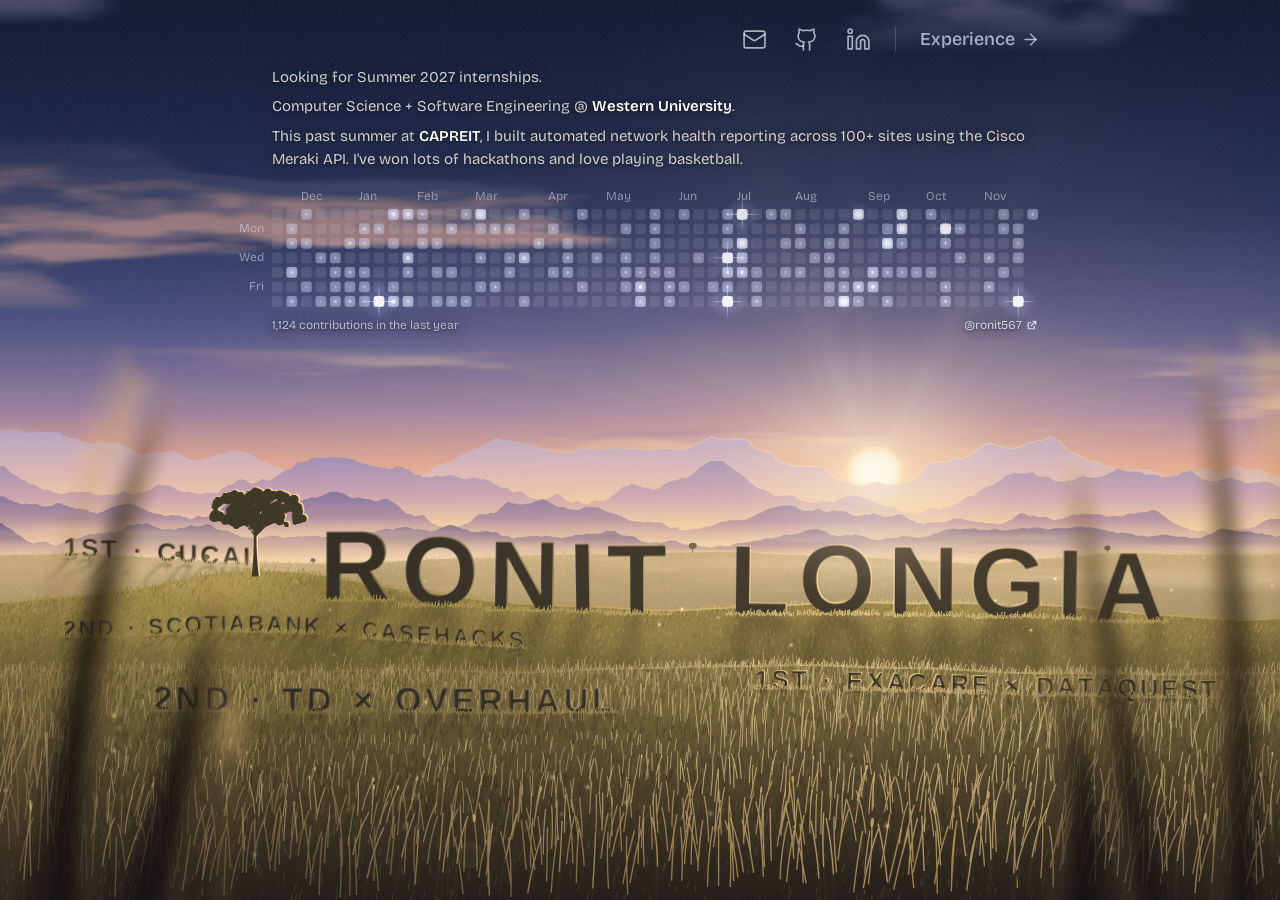
<file: Desktop/personal/index.html>
<!doctype html>
<html lang="en">
  <head>
    <meta charset="utf-8" />
    <meta name="viewport" content="width=device-width, initial-scale=1, viewport-fit=cover" />
    <meta name="theme-color" content="#141d38" />
    <title>Ronit Longia</title>
    <link rel="icon" type="image/png" href="favicon.png" />
    <link rel="apple-touch-icon" href="favicon.png" />
    <link rel="preconnect" href="https://fonts.googleapis.com" />
    <link rel="preconnect" href="https://fonts.gstatic.com" crossorigin />
    <link rel="stylesheet" href="https://fonts.googleapis.com/css2?family=Bricolage+Grotesque:opsz,wght@12..96,400..600&display=swap" />
    <link rel="stylesheet" href="styles.css" />
    <!-- fetched ahead, so the work page is ready the moment the trip up ends -->
    <link rel="prefetch" href="experience.html" />
    <link rel="prefetch" href="picture.webp" as="image" />
    <script>
      // arriving from the work page: start up in space, then come down (script at the end of the page)
      try {
        if (sessionStorage.getItem("descend")) {
          sessionStorage.removeItem("descend");
          document.documentElement.classList.add("in-space", "no-fade");
        }
      } catch {}
    </script>
  </head>
  <body>
    <canvas class="scene" id="scene" aria-hidden="true"></canvas>
    <div class="scene-shade" aria-hidden="true"></div>
    <!-- the sky above the scene, up into space: only seen on the way to the work page -->
    <div class="ascent" id="ascent" aria-hidden="true"><canvas class="stars"></canvas></div>

    <!-- Icons from Lucide (lucide.dev), ISC license -->
    <header class="top column">
      <nav class="links" aria-label="Links">
        <a class="icon-link" href="mailto:ronlongia@gmail.com" aria-label="Email">
          <svg viewBox="0 0 24 24" aria-hidden="true">
            <rect width="20" height="16" x="2" y="4" rx="2" />
            <path d="m22 7-8.97 5.7a1.94 1.94 0 0 1-2.06 0L2 7" />
          </svg>
        </a>
        <a class="icon-link" href="https://github.com/ronit567" target="_blank" rel="noopener" aria-label="GitHub">
          <svg viewBox="0 0 24 24" aria-hidden="true">
            <path
              d="M15 22v-4a4.8 4.8 0 0 0-1-3.5c3 0 6-2 6-5.5.08-1.25-.27-2.48-1-3.5.28-1.15.28-2.35 0-3.5 0 0-1 0-3 1.5-2.64-.5-5.36-.5-8 0C6 2 5 2 5 2c-.3 1.15-.3 2.35 0 3.5A5.403 5.403 0 0 0 4 9c0 3.5 3 5.5 6 5.5-.39.49-.68 1.05-.85 1.65-.17.6-.22 1.23-.15 1.85v4"
            />
            <path d="M9 18c-4.51 2-5-2-7-2" />
          </svg>
        </a>
        <a class="icon-link" href="https://www.linkedin.com/in/ronit-longia/" target="_blank" rel="noopener" aria-label="LinkedIn">
          <svg viewBox="0 0 24 24" aria-hidden="true">
            <path d="M16 8a6 6 0 0 1 6 6v7h-4v-7a2 2 0 0 0-2-2 2 2 0 0 0-2 2v7h-4v-7a6 6 0 0 1 6-6z" />
            <rect width="4" height="12" x="2" y="9" />
            <circle cx="4" cy="4" r="2" />
          </svg>
        </a>
        <span class="divider" aria-hidden="true"></span>
        <a class="page-link" href="experience.html">
          Experience
          <svg class="forward" viewBox="0 0 24 24" aria-hidden="true">
            <path d="M5 12h14" />
            <path d="m12 5 7 7-7 7" />
          </svg>
        </a>
      </nav>
    </header>

    <h1 class="visually-hidden">Ronit Longia</h1>
    <!-- the award signs on the hill, for screen readers and search engines -->
    <ul class="visually-hidden">
      <li>1st place, CUCAI 2026</li>
      <li>2nd place, Scotiabank x Laurier CaseHacks 2026</li>
      <li>1st place, Exacare AI x Western DataQuest 2026</li>
      <li>2nd place, TD x Western Overhaul 2025</li>
    </ul>

    <!-- The contribution chart is drawn just below this, wherever it ends -->
    <section class="intro column" id="intro">
      <p>Looking for Summer 2027 internships.</p>
      <p>Computer Science + Software Engineering @ <strong>Western University</strong>.</p>
      <p>
        This past summer at <strong>CAPREIT</strong>, I built automated network health reporting across 100+ sites
        using the Cisco Meraki API. I've won lots of hackathons and love playing basketball.
      </p>
    </section>

    <div class="contributions" id="contributions" hidden>
      <span id="contributions-total"></span>
      <a href="https://github.com/ronit567" target="_blank" rel="noopener">
        @ronit567
        <svg width="12" height="12" viewBox="0 0 16 16" fill="none" stroke="currentColor" stroke-width="1.6"
          stroke-linecap="round" stroke-linejoin="round" aria-hidden="true">
          <path d="M9 3h4v4M13 3 7 9M11 9.5V13H3V5h3.5" />
        </svg>
      </a>
    </div>

    <script src="contributions.js"></script>
    <script src="scene.js"></script>
    <script src="stars.js"></script>
    <script>
      const contributions = window.CONTRIBUTIONS;
      const chartFooter = document.getElementById("contributions");
      if (contributions) {
        const total = contributions.total;
        document.getElementById("contributions-total").textContent =
          `${total.toLocaleString("en-US")} contribution${total === 1 ? "" : "s"} in the last year`;
      }
      const scene = startScene(document.getElementById("scene"), {
        contributions,
        sign: "RONIT LONGIA",
        // scattered: far behind the name, then three depths of the near field
        awards: [
          { text: "1ST · CUCAI", x: 0.07, row: 0 },
          { text: "2ND · TD × OVERHAUL", x: 0.3, row: 1 },
          { text: "1ST · EXACARE × DATAQUEST", x: 0.78, row: 2 },
          { text: "2ND · SCOTIABANK × CASEHACKS", x: 0.18, row: 4 },
        ],
        // the chart starts a little below the bio. Layout offsets, not getBoundingClientRect: during
        // the trip to and from the work page the whole body is moved, and the chart must not follow.
        chartTop: () => {
          const intro = document.getElementById("intro");
          return intro.offsetTop + intro.offsetHeight + 22;
        },
        // keep the total and the GitHub link lined up under the chart
        onLayout(chart) {
          chartFooter.hidden = !chart;
          if (chart) {
            chartFooter.style.left = `${chart.x}px`;
            chartFooter.style.top = `${chart.y + chart.height + 10}px`;
            chartFooter.style.width = `${chart.width}px`;
          }
                },
      });
      // the bio can rewrap once its web font arrives, so let the chart follow it
      document.fonts.ready.then(() => scene.relayout());
    </script>

    <script>
      // Work: the camera climbs out of the sky, through high cloud, into space (styles.css,
      // "The trip to the work page"), and the work page opens on the same stars. Home on the
      // work page (or Back) lands here still up in space, and the camera comes back down.
      (() => {
        const root = document.documentElement;
        const ascent = document.getElementById("ascent");
        const sky = ascent.querySelector(".stars");
        new ResizeObserver(() => starfield(sky, 1.5)).observe(sky);

        // made the same way as the scene's clouds, in the colours of the upper sky
        for (const [name, seed] of [["low", 1171], ["high", 1187]]) {
          const cloud = startScene.cloudStrip({
            width: 1280, height: 128, period: 6, rows: 2.4, cover: 0.5, soft: 0.14, alpha: 0.6,
            shade: "#2b3359", lit: "#a9a3c9", seed,
          });
          cloud.className = `ascent-cloud ${name}`;
          ascent.append(cloud);
        }

        // not by its href: hosts with pretty URLs rewrite that (experience.html becomes /experience)
        const link = document.querySelector(".links .page-link");
        let timer = 0;
        const go = () => {
          if (!timer) return;
          clearTimeout(timer);
          timer = 0;
          location.href = link.href;
        };
        link.addEventListener("click", (e) => {
          // new-tab clicks and reduced motion just follow the link
          if (e.metaKey || e.ctrlKey || e.shiftKey || e.altKey) return;
          if (window.matchMedia("(prefers-reduced-motion: reduce)").matches) return;
          e.preventDefault();
          if (timer) return;
          root.classList.add("travelling", "in-space");
          timer = setTimeout(go, 2000); // in case the transition never reports back
        });

        // back on the ground: done travelling, unless a new climb has started meanwhile
        const land = () => root.classList.contains("in-space") || root.classList.remove("travelling");
        const descend = () => {
          root.classList.add("travelling");
          root.classList.remove("in-space");
          setTimeout(land, 1800); // in case the transition never reports back
        };
        // the clouds' transitions bubble up here too, so check it's the page's own
        document.body.addEventListener("transitionend", (e) => {
          if (e.target !== document.body) return;
          if (root.classList.contains("in-space")) go();
          else land();
        });
        // from the work page's Home link: one frame up in space first, so the move has a start
        if (root.classList.contains("in-space")) requestAnimationFrame(() => requestAnimationFrame(descend));
        // Back can restore this page as it was left, up in space
        window.addEventListener("pageshow", (e) => {
          if (!e.persisted) return;
          clearTimeout(timer);
          timer = 0;
          descend();
        });
      })();
    </script>
  </body>
</html>
</file>
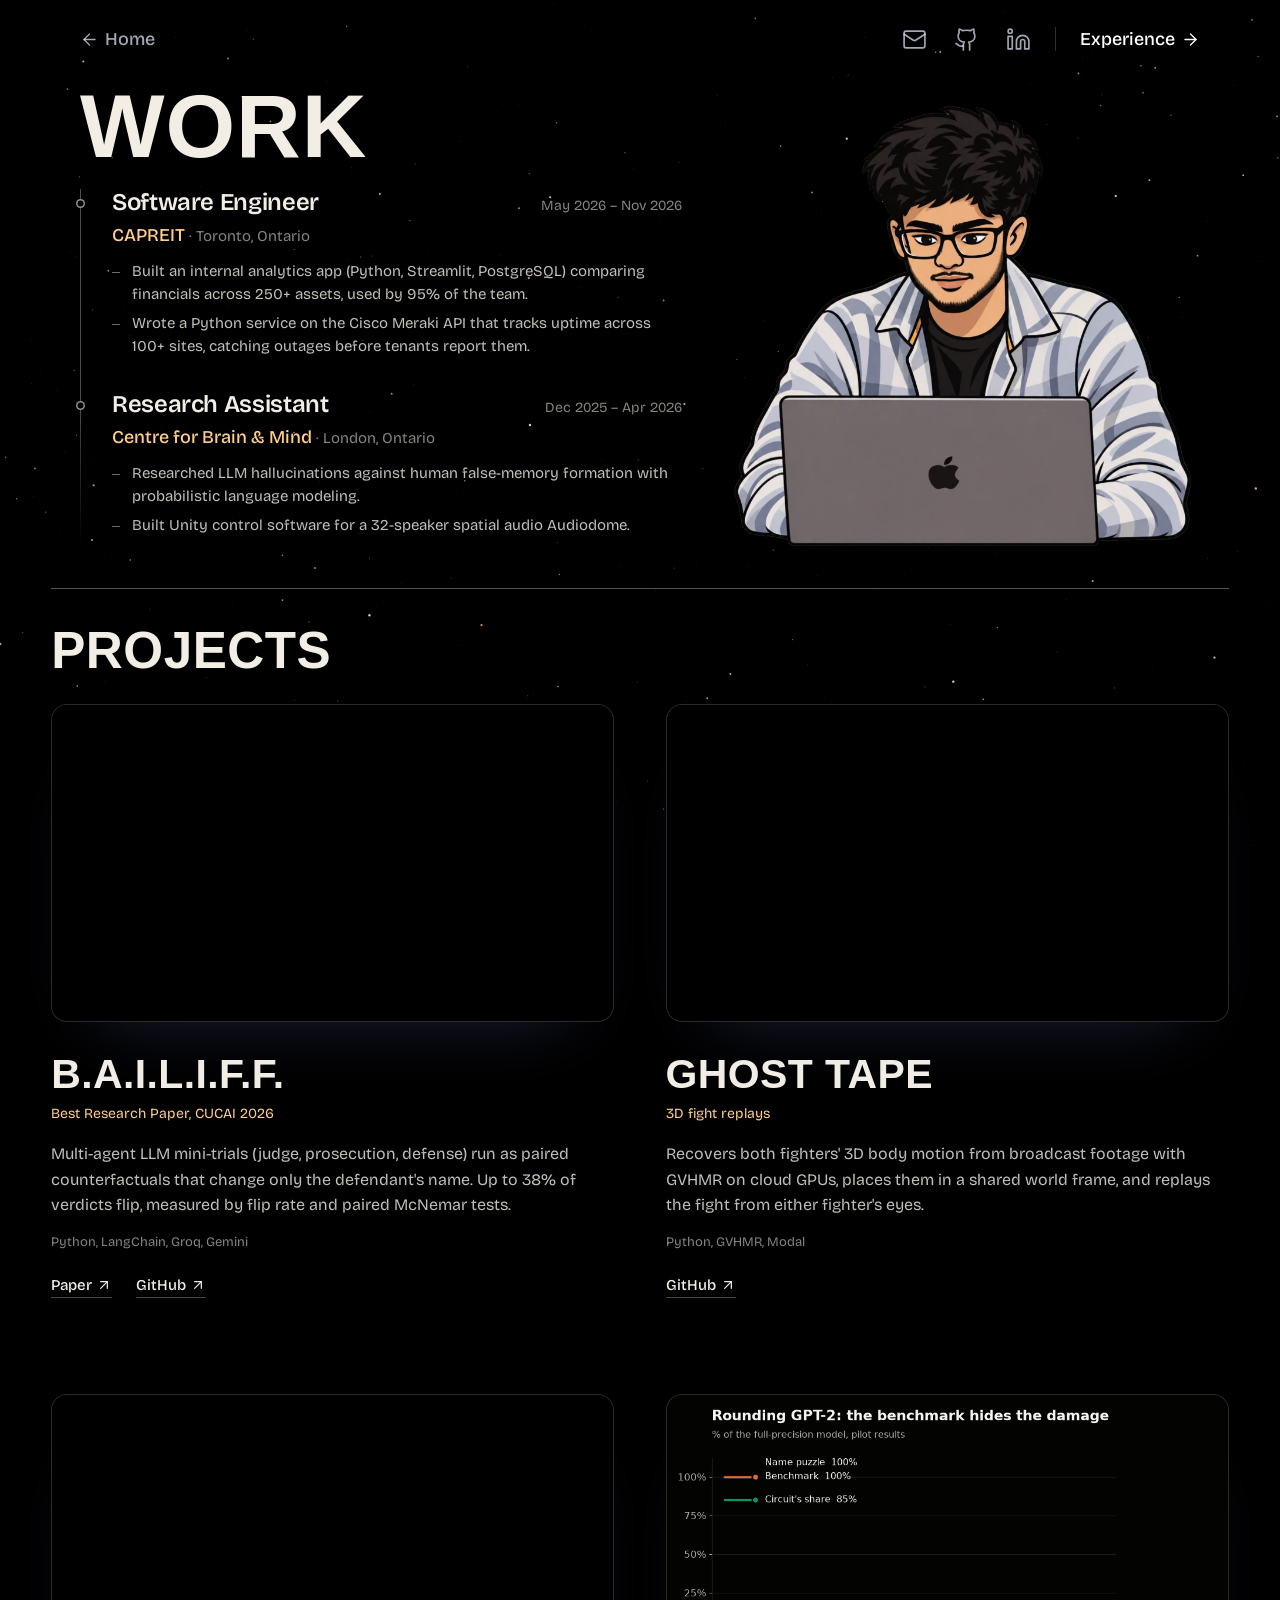
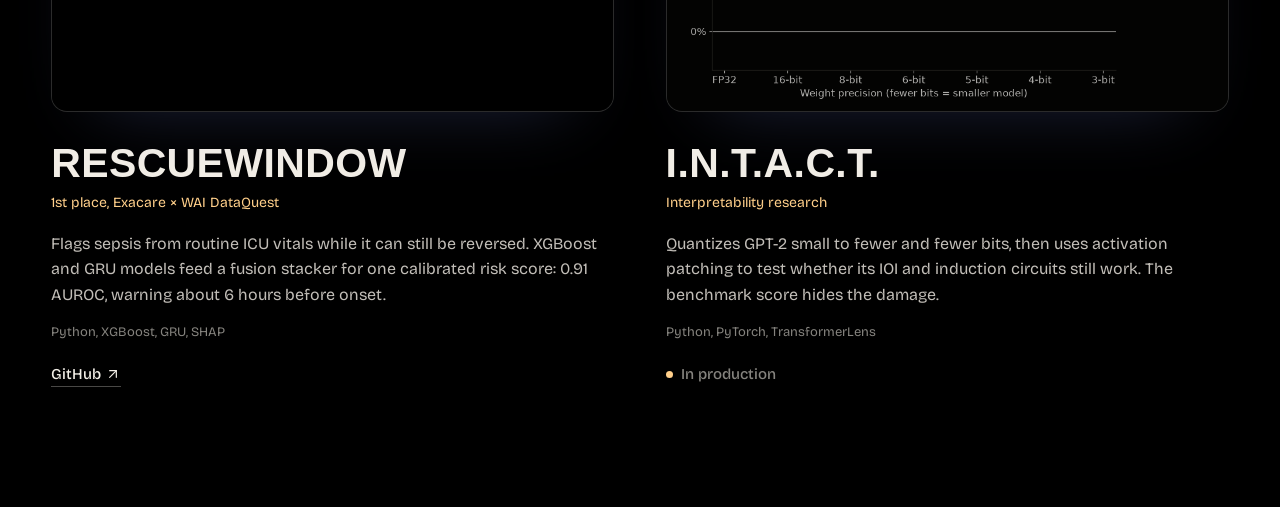
<file: Desktop/personal/experience.html>
<!doctype html>
<html lang="en" class="plain">
  <head>
    <meta charset="utf-8" />
    <meta name="viewport" content="width=device-width, initial-scale=1, viewport-fit=cover" />
    <meta name="theme-color" content="#000000" />
    <title>Experience | Ronit Longia</title>
    <link rel="icon" type="image/png" href="favicon.png" />
    <link rel="apple-touch-icon" href="favicon.png" />
    <link rel="preconnect" href="https://fonts.googleapis.com" />
    <link rel="preconnect" href="https://fonts.gstatic.com" crossorigin />
    <link rel="stylesheet" href="https://fonts.googleapis.com/css2?family=Bricolage+Grotesque:opsz,wght@12..96,400..600&display=swap" />
    <link rel="stylesheet" href="styles.css" />
  </head>
  <body>
    <!-- space: the same stars the trip up from the home page ends on -->
    <canvas class="stars" id="stars" aria-hidden="true"></canvas>
    <script src="stars.js"></script>
    <script>
      new ResizeObserver(([entry]) => starfield(entry.target)).observe(document.getElementById("stars"));
    </script>

    <!-- Icons from Lucide (lucide.dev), ISC license -->
    <header class="top column">
      <a class="page-link back-link" href="index.html">
        <svg class="back" viewBox="0 0 24 24" aria-hidden="true">
          <path d="m12 19-7-7 7-7" />
          <path d="M19 12H5" />
        </svg>
        Home
      </a>
      <nav class="links" aria-label="Links">
        <a class="icon-link" href="mailto:ronlongia@gmail.com" aria-label="Email">
          <svg viewBox="0 0 24 24" aria-hidden="true">
            <rect width="20" height="16" x="2" y="4" rx="2" />
            <path d="m22 7-8.97 5.7a1.94 1.94 0 0 1-2.06 0L2 7" />
          </svg>
        </a>
        <a class="icon-link" href="https://github.com/ronit567" target="_blank" rel="noopener" aria-label="GitHub">
          <svg viewBox="0 0 24 24" aria-hidden="true">
            <path
              d="M15 22v-4a4.8 4.8 0 0 0-1-3.5c3 0 6-2 6-5.5.08-1.25-.27-2.48-1-3.5.28-1.15.28-2.35 0-3.5 0 0-1 0-3 1.5-2.64-.5-5.36-.5-8 0C6 2 5 2 5 2c-.3 1.15-.3 2.35 0 3.5A5.403 5.403 0 0 0 4 9c0 3.5 3 5.5 6 5.5-.39.49-.68 1.05-.85 1.65-.17.6-.22 1.23-.15 1.85v4"
            />
            <path d="M9 18c-4.51 2-5-2-7-2" />
          </svg>
        </a>
        <a class="icon-link" href="https://www.linkedin.com/in/ronit-longia/" target="_blank" rel="noopener" aria-label="LinkedIn">
          <svg viewBox="0 0 24 24" aria-hidden="true">
            <path d="M16 8a6 6 0 0 1 6 6v7h-4v-7a2 2 0 0 0-2-2 2 2 0 0 0-2 2v7h-4v-7a6 6 0 0 1 6-6z" />
            <rect width="4" height="12" x="2" y="9" />
            <circle cx="4" cy="4" r="2" />
          </svg>
        </a>
        <span class="divider" aria-hidden="true"></span>
        <a class="page-link" href="experience.html" aria-current="page">
          Experience
          <svg class="forward" viewBox="0 0 24 24" aria-hidden="true">
            <path d="M5 12h14" />
            <path d="m12 5 7 7-7 7" />
          </svg>
        </a>
      </nav>
    </header>

    <main class="page column exp">
      <div class="exp-main">
        <h1 class="display display-sm">Work</h1>

        <!-- newest first -->
        <ol class="timeline">
          <li class="role">
            <div class="role-head">
              <h2>Software Engineer</h2>
              <p class="role-when">May 2026 – Nov 2026</p>
            </div>
            <p class="role-org"><strong>CAPREIT</strong> · Toronto, Ontario</p>
            <ul class="role-what">
              <li>Built an internal analytics app (Python, Streamlit, PostgreSQL) comparing financials across 250+ assets, used by 95% of the team.</li>
              <li>Wrote a Python service on the Cisco Meraki API that tracks uptime across 100+ sites, catching outages before tenants report them.</li>
            </ul>
          </li>
          <li class="role">
            <div class="role-head">
              <h2>Research Assistant</h2>
              <p class="role-when">Dec 2025 – Apr 2026</p>
            </div>
            <p class="role-org"><strong>Centre for Brain &amp; Mind</strong> · London, Ontario</p>
            <ul class="role-what">
              <li>Researched LLM hallucinations against human false-memory formation with probabilistic language modeling.</li>
              <li>Built Unity control software for a 32-speaker spatial audio Audiodome.</li>
            </ul>
          </li>
        </ol>
      </div>

      <!-- the cartoon; moving the pointer over it paints a stroke that shows the real photo -->
      <div class="portrait" id="portrait" tabindex="0">
        <img src="picture.webp" alt="Cartoon of Ronit working on a laptop" />
        <canvas aria-hidden="true"></canvas>
      </div>

    </main>

    <!-- Clicking a clip opens the project's repo: a mouse-only duplicate of the GitHub link in the
         text, so it's kept out of the tab order and hidden from screen readers. -->
    <!-- four projects in two columns. Each has a small animated diagram of what it does, covered
         by a clip of the real thing where one exists. -->
    <section class="page projects-wrap" aria-labelledby="projects-title">
      <div class="projects-head">
        <h2 class="section-title" id="projects-title">Projects</h2>
      </div>
      <ul class="projects">
        <li class="project">
          <div class="project-text">
            <h3>B.A.I.L.I.F.F.</h3>
            <p class="project-note">Best Research Paper, CUCAI 2026</p>
            <p class="project-what">
              Multi-agent LLM mini-trials (judge, prosecution, defense) run as paired counterfactuals that change
              only the defendant's name. Up to 38% of verdicts flip, measured by flip rate and paired McNemar tests.
            </p>
            <p class="project-stack">Python, LangChain, Groq, Gemini</p>
            <p class="project-links">
              <a href="https://drive.google.com/file/d/1ykQfEl151U6b6EBgrmngTB0yJsYBm-n-/view" target="_blank" rel="noopener">Paper <svg viewBox="0 0 24 24" aria-hidden="true"><path d="M7 7h10v10" /><path d="M7 17 17 7" /></svg></a>
              <a href="https://github.com/Western-Artificial-Intelligence/ai-law-agents" target="_blank" rel="noopener">GitHub <svg viewBox="0 0 24 24" aria-hidden="true"><path d="M7 7h10v10" /><path d="M7 17 17 7" /></svg></a>
            </p>
          </div>
          <a class="project-visual" href="https://github.com/Western-Artificial-Intelligence/ai-law-agents" target="_blank" rel="noopener" tabindex="-1" aria-hidden="true">
            <svg class="project-art art-bailiff" viewBox="0 0 320 180">
              <g class="verdicts">
                <rect x="20" y="22" width="16" height="16" rx="3" />
                <rect x="41" y="22" width="16" height="16" rx="3" />
                <rect x="62" y="22" width="16" height="16" rx="3" />
                <rect class="flip" style="--d:0.08s" x="83" y="22" width="16" height="16" rx="3" />
                <rect class="flip" style="--d:0.35s" x="104" y="22" width="16" height="16" rx="3" />
                <rect x="125" y="22" width="16" height="16" rx="3" />
                <rect class="flip" style="--d:0.89s" x="146" y="22" width="16" height="16" rx="3" />
                <rect class="flip" style="--d:0.21s" x="167" y="22" width="16" height="16" rx="3" />
                <rect class="flip" style="--d:0.67s" x="188" y="22" width="16" height="16" rx="3" />
                <rect class="flip" style="--d:0.87s" x="209" y="22" width="16" height="16" rx="3" />
                <rect x="230" y="22" width="16" height="16" rx="3" />
                <rect class="flip" style="--d:0.91s" x="251" y="22" width="16" height="16" rx="3" />
                <rect class="flip" style="--d:0.90s" x="272" y="22" width="16" height="16" rx="3" />
                <rect x="293" y="22" width="16" height="16" rx="3" />
                <rect class="flip" style="--d:1.09s" x="20" y="43" width="16" height="16" rx="3" />
                <rect x="41" y="43" width="16" height="16" rx="3" />
                <rect x="62" y="43" width="16" height="16" rx="3" />
                <rect x="83" y="43" width="16" height="16" rx="3" />
                <rect x="104" y="43" width="16" height="16" rx="3" />
                <rect class="flip" style="--d:0.16s" x="125" y="43" width="16" height="16" rx="3" />
                <rect x="146" y="43" width="16" height="16" rx="3" />
                <rect x="167" y="43" width="16" height="16" rx="3" />
                <rect x="188" y="43" width="16" height="16" rx="3" />
                <rect x="209" y="43" width="16" height="16" rx="3" />
                <rect x="230" y="43" width="16" height="16" rx="3" />
                <rect class="flip" style="--d:0.91s" x="251" y="43" width="16" height="16" rx="3" />
                <rect x="272" y="43" width="16" height="16" rx="3" />
                <rect class="flip" style="--d:0.30s" x="293" y="43" width="16" height="16" rx="3" />
                <rect x="20" y="64" width="16" height="16" rx="3" />
                <rect x="41" y="64" width="16" height="16" rx="3" />
                <rect class="flip" style="--d:0.16s" x="62" y="64" width="16" height="16" rx="3" />
                <rect x="83" y="64" width="16" height="16" rx="3" />
                <rect x="104" y="64" width="16" height="16" rx="3" />
                <rect x="125" y="64" width="16" height="16" rx="3" />
                <rect x="146" y="64" width="16" height="16" rx="3" />
                <rect x="167" y="64" width="16" height="16" rx="3" />
                <rect class="flip" style="--d:1.14s" x="188" y="64" width="16" height="16" rx="3" />
                <rect class="flip" style="--d:0.90s" x="209" y="64" width="16" height="16" rx="3" />
                <rect x="230" y="64" width="16" height="16" rx="3" />
                <rect x="251" y="64" width="16" height="16" rx="3" />
                <rect class="flip" style="--d:0.99s" x="272" y="64" width="16" height="16" rx="3" />
                <rect class="flip" style="--d:0.79s" x="293" y="64" width="16" height="16" rx="3" />
                <rect x="20" y="85" width="16" height="16" rx="3" />
                <rect x="41" y="85" width="16" height="16" rx="3" />
                <rect x="62" y="85" width="16" height="16" rx="3" />
                <rect x="83" y="85" width="16" height="16" rx="3" />
                <rect class="flip" style="--d:0.85s" x="104" y="85" width="16" height="16" rx="3" />
                <rect x="125" y="85" width="16" height="16" rx="3" />
                <rect x="146" y="85" width="16" height="16" rx="3" />
                <rect x="167" y="85" width="16" height="16" rx="3" />
                <rect class="flip" style="--d:1.24s" x="188" y="85" width="16" height="16" rx="3" />
                <rect x="209" y="85" width="16" height="16" rx="3" />
                <rect class="flip" style="--d:0.74s" x="230" y="85" width="16" height="16" rx="3" />
                <rect class="flip" style="--d:1.48s" x="251" y="85" width="16" height="16" rx="3" />
                <rect class="flip" style="--d:0.58s" x="272" y="85" width="16" height="16" rx="3" />
                <rect class="flip" style="--d:0.40s" x="293" y="85" width="16" height="16" rx="3" />
                <rect class="flip" style="--d:0.29s" x="20" y="106" width="16" height="16" rx="3" />
                <rect x="41" y="106" width="16" height="16" rx="3" />
                <rect class="flip" style="--d:1.25s" x="62" y="106" width="16" height="16" rx="3" />
                <rect x="83" y="106" width="16" height="16" rx="3" />
                <rect x="104" y="106" width="16" height="16" rx="3" />
                <rect class="flip" style="--d:0.13s" x="125" y="106" width="16" height="16" rx="3" />
                <rect x="146" y="106" width="16" height="16" rx="3" />
                <rect class="flip" style="--d:0.48s" x="167" y="106" width="16" height="16" rx="3" />
                <rect class="flip" style="--d:0.79s" x="188" y="106" width="16" height="16" rx="3" />
                <rect x="209" y="106" width="16" height="16" rx="3" />
                <rect x="230" y="106" width="16" height="16" rx="3" />
                <rect x="251" y="106" width="16" height="16" rx="3" />
                <rect class="flip" style="--d:0.55s" x="272" y="106" width="16" height="16" rx="3" />
                <rect x="293" y="106" width="16" height="16" rx="3" />
                <rect class="flip" style="--d:0.72s" x="20" y="127" width="16" height="16" rx="3" />
                <rect x="41" y="127" width="16" height="16" rx="3" />
                <rect x="62" y="127" width="16" height="16" rx="3" />
                <rect x="83" y="127" width="16" height="16" rx="3" />
                <rect class="flip" style="--d:0.97s" x="104" y="127" width="16" height="16" rx="3" />
                <rect class="flip" style="--d:0.12s" x="125" y="127" width="16" height="16" rx="3" />
                <rect x="146" y="127" width="16" height="16" rx="3" />
                <rect x="167" y="127" width="16" height="16" rx="3" />
                <rect x="188" y="127" width="16" height="16" rx="3" />
                <rect x="209" y="127" width="16" height="16" rx="3" />
                <rect x="230" y="127" width="16" height="16" rx="3" />
                <rect x="251" y="127" width="16" height="16" rx="3" />
                <rect x="272" y="127" width="16" height="16" rx="3" />
                <rect x="293" y="127" width="16" height="16" rx="3" />
              </g>
              <text x="20" y="166">same case, new name</text>
              <text class="flip-count" x="300" y="166" text-anchor="end">verdict flipped</text>
            </svg>
            <video class="project-media" src="bailiff-verdict-flips.mp4" muted loop playsinline preload="none"></video>
          </a>
        </li>

        <li class="project">
          <div class="project-text">
            <h3>Ghost Tape</h3>
            <p class="project-note">3D fight replays</p>
            <p class="project-what">
              Recovers both fighters' 3D body motion from broadcast footage with GVHMR on cloud GPUs, places them in
              a shared world frame, and replays the fight from either fighter's eyes.
            </p>
            <p class="project-stack">Python, GVHMR, Modal</p>
            <p class="project-links">
              <a href="https://github.com/ronit567/UFC_Siloutte" target="_blank" rel="noopener">GitHub <svg viewBox="0 0 24 24" aria-hidden="true"><path d="M7 7h10v10" /><path d="M7 17 17 7" /></svg></a>
            </p>
          </div>
          <a class="project-visual" href="https://github.com/ronit567/UFC_Siloutte" target="_blank" rel="noopener" tabindex="-1" aria-hidden="true">
            <svg class="project-art art-ghost" viewBox="0 0 320 180">
              <polygon class="cage" points="128,22 192,22 237,67 237,113 192,158 128,158 83,113 83,67" />
              <g class="fighters">
                <circle class="red" cx="186" cy="90" r="11" />
                <circle class="blue" cx="134" cy="90" r="11" />
                <line class="strike" x1="146" y1="90" x2="174" y2="90" />
              </g>
            </svg>
            <video class="project-media" src="ufc.mov" muted loop playsinline preload="none"></video>
          </a>
        </li>

        <li class="project">
          <div class="project-text">
            <h3>RescueWindow</h3>
            <p class="project-note">1st place, Exacare × WAI DataQuest</p>
            <p class="project-what">
              Flags sepsis from routine ICU vitals while it can still be reversed. XGBoost and GRU models feed a
              fusion stacker for one calibrated risk score: 0.91 AUROC, warning about 6 hours before onset.
            </p>
            <p class="project-stack">Python, XGBoost, GRU, SHAP</p>
            <p class="project-links">
              <a href="https://github.com/lblommesteyn/dataquest2026" target="_blank" rel="noopener">GitHub <svg viewBox="0 0 24 24" aria-hidden="true"><path d="M7 7h10v10" /><path d="M7 17 17 7" /></svg></a>
            </p>
          </div>
          <a class="project-visual" href="https://github.com/lblommesteyn/dataquest2026" target="_blank" rel="noopener" tabindex="-1" aria-hidden="true">
            <video class="project-media" src="rescuewindow.mp4" muted loop playsinline preload="none"></video>
          </a>
        </li>

        <li class="project">
          <div class="project-text">
            <h3>I.N.T.A.C.T.</h3>
            <p class="project-note">Interpretability research</p>
            <p class="project-what">
              Quantizes GPT-2 small to fewer and fewer bits, then uses activation patching to test whether its IOI
              and induction circuits still work. The benchmark score hides the damage.
            </p>
            <p class="project-stack">Python, PyTorch, TransformerLens</p>
            <p class="project-links"><span class="status">In production</span></p>
          </div>
          <div class="project-visual" aria-hidden="true">
            <svg class="project-art art-intact" viewBox="0 0 320 180">
              <line class="axis" x1="24" y1="140" x2="300" y2="140" />
              <path class="benchmark" pathLength="1" d="M24 40 L120 40 L170 42 L215 48 L255 90 L296 132" />
              <path class="circuit" pathLength="1" d="M24 62 L120 62 L170 66 L215 60 L255 44 L296 96" />
              <text x="24" y="162">32-bit</text>
              <text x="296" y="162" text-anchor="end">3-bit</text>
              <text class="bits" x="160" y="162" text-anchor="middle">fewer bits →</text>
            </svg>
            <img class="project-media on-white" src="intact_animation.gif" alt="" loading="lazy" />
          </div>
        </li>
      </ul>
    </section>

    <script>
      // Project clips download and play only once they're on (or near) the screen, so the page
      // doesn't fetch every video up front; off screen they pause.
      (() => {
        const seen = new IntersectionObserver(
          (entries) => {
            for (const { target, isIntersecting } of entries) {
              if (isIntersecting) target.play().catch(() => {});
              else target.pause();
            }
          },
          { rootMargin: "200px" }
        );
        for (const video of document.querySelectorAll("video.project-media")) seen.observe(video);
      })();
    </script>

    <script>
      // Project clips lean towards the pointer, with a soft sheen where it is (styles.css reads
      // --rx / --ry / --gx / --gy). Mouse only, and not with reduced motion.
      if (window.matchMedia("(hover: hover) and (prefers-reduced-motion: no-preference)").matches) {
        for (const visual of document.querySelectorAll(".project-visual")) {
          visual.addEventListener("pointermove", (e) => {
            const box = visual.getBoundingClientRect();
            const x = (e.clientX - box.left) / box.width;
            const y = (e.clientY - box.top) / box.height;
            visual.style.setProperty("--ry", `${(x - 0.5) * 8}deg`);
            visual.style.setProperty("--rx", `${(0.5 - y) * 8}deg`);
            visual.style.setProperty("--gx", `${x * 100}%`);
            visual.style.setProperty("--gy", `${y * 100}%`);
          });
          visual.addEventListener("pointerleave", () => {
            visual.style.removeProperty("--rx");
            visual.style.removeProperty("--ry");
          });
        }
      }
    </script>

    <script>
      // Home: the page clears, leaving the stars; the home page opens up here and comes back down
      (() => {
        const root = document.documentElement;
        const home = document.querySelector(".back-link");
        home.addEventListener("click", (e) => {
          // new-tab clicks and reduced motion just follow the link
          if (e.metaKey || e.ctrlKey || e.shiftKey || e.altKey) return;
          if (window.matchMedia("(prefers-reduced-motion: reduce)").matches) return;
          e.preventDefault();
          try {
            sessionStorage.setItem("descend", "1");
          } catch {}
          root.classList.add("leaving");
          setTimeout(() => (location.href = home.href), 280);
        });
        // Forward can restore this page as it was left, cleared
        window.addEventListener("pageshow", (e) => e.persisted && root.classList.remove("leaving"));
      })();
    </script>

    <script>
      // The swipe: a brush head glides after the pointer (eased, so a jittery mouse still draws a
      // smooth line) and leaves a trail. Inside the trail only the real photo shows (on black, so the
      // cartoon never shows through), outside only the cartoon. The brush is thicker when you swipe
      // fast, and the trail shrinks to a point and fades within LIFE ms. A resting pointer draws
      // nothing. Keyboard focus shows a still stroke across the face.
      (() => {
        const LIFE = 900;
        const WIDTH = 0.2; // brush diameter at full speed, as a share of the picture's size
        // the photo is nudged so its face sits over the cartoon's (measured by overlaying them)
        const NUDGE_X = -0.046;
        const NUDGE_Y = -0.018;

        const portrait = document.getElementById("portrait");
        const canvas = portrait.querySelector("canvas");
        const g = canvas.getContext("2d");
        const mask = document.createElement("canvas");
        const m = mask.getContext("2d");
        const photo = new Image();
        photo.src = "real-cutout.webp";

        let size = 0;
        let trail = []; // { x, y, r, t, start }: r = brush radius, t = birth time (Infinity: never fades)
        let target = null; // the pointer's latest position
        let head = null; // the brush, easing towards it
        let speed = 0;
        let raf = 0;

        function fit() {
          const dpr = Math.min(window.devicePixelRatio || 1, 2);
          size = portrait.clientWidth;
          canvas.width = mask.width = Math.round(size * dpr);
          canvas.height = mask.height = Math.round(size * dpr);
          g.setTransform(dpr, 0, 0, dpr, 0, 0);
          m.setTransform(dpr, 0, 0, dpr, 0, 0);
          kick();
        }

        function step(now) {
          if (target && now - target.t < 70) {
            const first = !head;
            if (first) head = { x: target.x, y: target.y };
            const px = head.x;
            const py = head.y;
            head.x += (target.x - head.x) * 0.4;
            head.y += (target.y - head.y) * 0.4;
            const d = Math.hypot(head.x - px, head.y - py);
            speed += (d - speed) * 0.3;
            if (first || d > 0.2) {
              const r = (size * WIDTH * (0.5 + 0.5 * Math.min(speed / 12, 1))) / 2;
              trail.push({ x: head.x, y: head.y, r, t: now, start: first });
            }
          } else {
            head = null; // the next swipe starts fresh, with no line back to the last one
            speed = 0;
          }
          trail = trail.filter((p) => p.t === Infinity || now - p.t < LIFE);
        }

        // radius left at a given age: shrinks to nothing, slowly at first
        const scale = (p, now) => (p.t === Infinity ? 1 : Math.pow(1 - (now - p.t) / LIFE, 1.4));

        function draw(now) {
          g.clearRect(0, 0, size, size);
          if (!trail.length || !photo.complete || !photo.naturalWidth) return;

          // the trail as one opaque shape: circles every pixel or so, so edges are smooth
          m.clearRect(0, 0, size, size);
          m.fillStyle = "#000";
          m.beginPath();
          const dot = (x, y, r) => {
            m.moveTo(x + r, y);
            m.arc(x, y, r, 0, Math.PI * 2);
          };
          for (let i = 0; i < trail.length; i++) {
            const p = trail[i];
            const r1 = p.r * scale(p, now);
            if (i > 0 && !p.start) {
              const q = trail[i - 1];
              const r0 = q.r * scale(q, now);
              const n = Math.ceil(Math.hypot(p.x - q.x, p.y - q.y) / Math.max(1.2, Math.min(r0, r1) * 0.35));
              for (let j = 1; j < n; j++) {
                const f = j / n;
                dot(q.x + (p.x - q.x) * f, q.y + (p.y - q.y) * f, r0 + (r1 - r0) * f);
              }
            }
            dot(p.x, p.y, r1);
          }
          m.fill();

          // black, then the photo placed exactly as the cartoon (contain, bottom centre), cut to the trail
          g.fillStyle = "#000";
          g.fillRect(0, 0, size, size);
          const s = Math.min(size / photo.naturalWidth, size / photo.naturalHeight);
          const w = photo.naturalWidth * s;
          const h = photo.naturalHeight * s;
          g.drawImage(photo, (size - w) / 2 + NUDGE_X * size, size - h + NUDGE_Y * size, w, h);
          g.globalCompositeOperation = "destination-in";
          g.drawImage(mask, 0, 0, size, size);
          g.globalCompositeOperation = "source-over";
        }

        function frame() {
          raf = 0;
          const now = performance.now();
          step(now);
          draw(now);
          // keep going while there's a trail to fade or the pointer just moved
          if (trail.some((p) => p.t !== Infinity) || (target && now - target.t < 70)) raf = requestAnimationFrame(frame);
        }
        const kick = () => raf || (raf = requestAnimationFrame(frame));

        // only movement paints: a resting (or clicking) pointer draws nothing, and the trail fades
        portrait.addEventListener("pointermove", (e) => {
          const box = portrait.getBoundingClientRect();
          target = { x: e.clientX - box.left, y: e.clientY - box.top, t: performance.now() };
          kick();
        });
        portrait.addEventListener("focus", () => {
          if (!portrait.matches(":focus-visible")) return;
          const r = (size * WIDTH) / 2;
          trail = [0.3, 0.45, 0.6, 0.72].map((f, i) => ({ x: size * f, y: size * (0.38 + 0.02 * i), r, t: Infinity, start: i === 0 }));
          kick();
        });
        portrait.addEventListener("blur", () => {
          trail = [];
          kick();
        });
        photo.addEventListener("load", kick);
        new ResizeObserver(fit).observe(portrait);
      })();
    </script>
  </body>
</html>
</file>
<file: Desktop/personal/styles.css>
/* Shared by every page: the sky behind everything, the top bar, and the
   column the pages are laid out in. */

/* The colour goes on html only: on body it would paint over the scene behind it */
html {
  background: #141d38;
}

/* Pages without the landscape, like Experience, are plain black */
html.plain {
  background: #000;
}

body {
  margin: 0;
  color: #f2eee6;
  font-family: "Bricolage Grotesque", system-ui, -apple-system, "Segoe UI", sans-serif;
}

/* The scene sits behind all content and never takes clicks. */
.scene,
.scene-shade {
  position: fixed;
  top: 0;
  left: 0;
  width: 100%;
  height: 100vh;
  height: 100lvh; /* stays put when mobile toolbars slide away */
  pointer-events: none;
}

.scene {
  display: block;
  z-index: -2;
  animation: scene-in 0.7s ease-out both;
}

/* Darkens the top for text, softens the corners, and adds a little film grain. */
.scene-shade {
  z-index: -1;
  background:
    linear-gradient(to bottom, rgba(10, 12, 32, 0.3), transparent 38%),
    linear-gradient(to top, rgba(14, 16, 34, 0.32), transparent 30%),
    radial-gradient(140% 110% at 50% 45%, transparent 60%, rgba(10, 8, 22, 0.45));
}

.scene-shade::after {
  content: "";
  position: absolute;
  inset: 0;
  background: url("data:image/svg+xml,%3Csvg xmlns='http://www.w3.org/2000/svg' width='200' height='200'%3E%3Cfilter id='g'%3E%3CfeTurbulence type='fractalNoise' baseFrequency='0.7' numOctaves='3' stitchTiles='stitch'/%3E%3CfeColorMatrix type='saturate' values='0'/%3E%3C/filter%3E%3Crect width='100%25' height='100%25' filter='url(%23g)'/%3E%3C/svg%3E")
    0 0 / 200px;
  mix-blend-mode: overlay;
  opacity: 0.08;
}

/* ---- The trip to the work page: the camera climbs out of the sky into space ---- */

/* Small stars (stars.js): behind the work page, and waiting above the home sky */
.stars {
  position: fixed;
  top: 0;
  left: 0;
  width: 100%;
  height: 100vh;
  height: 100lvh;
  z-index: -1;
  pointer-events: none;
}

/* Two screens stacked above the home scene, off screen until the trip: thinning
   air that darkens from the sky's top colour (under .scene-shade), then space */
.ascent {
  position: fixed;
  top: -200vh;
  top: -200lvh;
  left: 0;
  width: 100%;
  height: 200vh;
  height: 200lvh;
  z-index: -1;
  pointer-events: none;
  overflow-x: clip;
  background: linear-gradient(to bottom, #000 50%, #04060d 64%, #0c1124 82%, #171e36);
}

/* the top screen matches the work page star for star; below it they thin out into the air */
.ascent .stars {
  position: absolute;
  height: 150vh;
  height: 150lvh;
  z-index: auto;
  -webkit-mask-image: linear-gradient(to bottom, #000 66%, transparent);
  mask-image: linear-gradient(to bottom, #000 66%, transparent);
}

/* high cloud to climb through; nearer than the sky, so it falls away faster */
.ascent-cloud {
  position: absolute;
  left: -30%;
  width: 160%;
  height: 34vh;
  height: 34lvh;
}

.ascent-cloud.low {
  bottom: -6vh;
  bottom: -6lvh;
}

.ascent-cloud.high {
  bottom: 36vh;
  bottom: 36lvh;
  left: -55%;
  opacity: 0.7;
}

/* The trip itself. .in-space sinks the whole page two screens, leaving the top of .ascent in
   view; .travelling animates the move, either way. Going up adds both; coming down from the
   work page starts with .in-space alone and then swaps it for .travelling. */
html.in-space,
html.travelling {
  overflow: hidden;
}

html.in-space body {
  transform: translateY(200vh);
  transform: translateY(200lvh);
}

html.in-space .ascent-cloud.low {
  transform: translateY(60vh);
}

html.in-space .ascent-cloud.high {
  transform: translateY(35vh);
}

html.travelling body,
html.travelling .ascent-cloud {
  transition: transform 1.5s cubic-bezier(0.7, 0, 0.2, 1);
}

/* arriving from space, the scene is already there: no fade-in */
html.no-fade .scene,
html.no-fade .top,
html.no-fade .intro,
html.no-fade .contributions {
  animation: none;
}

/* Leaving the work page for home: the page clears, down to the stars */
html.leaving .top,
html.leaving .page {
  animation: space-out 0.28s ease-in forwards;
}

@keyframes space-out {
  to {
    opacity: 0;
  }
}

/* and arriving on it, the page comes in quicker than the home scene does */
html.plain .top,
html.plain .page {
  animation-duration: 0.3s;
}

/* Everything lines up in one centred column. scene.js lays the contribution
   chart out in this same column, so keep the two in step. */
.column {
  box-sizing: border-box; /* padding stays inside the column instead of widening it */
  width: min(800px, 100% - 48px);
  margin-inline: auto;
}

/* The work page shows wide project media, so its column (top bar included) is wider */
html.plain .column {
  width: min(1120px, 100% - 48px);
}

/* Top bar: the same links at the column's right edge on every page, plus a
   way home at the left on inner pages */
.top {
  display: flex;
  align-items: center;
  padding-top: 16px;
  animation: scene-in 0.7s ease-out both;
}

.links {
  display: flex;
  align-items: center;
  gap: 6px;
  margin-left: auto;
  margin-right: -10px; /* the last link's padding, so its text meets the column's edge */
}

.back-link {
  margin-left: -10px; /* likewise at the left edge */
}

.top a {
  color: rgba(226, 230, 248, 0.72);
  text-decoration: none;
  border-radius: 8px;
  transition:
    color 0.2s,
    background-color 0.2s;
}

.top a:hover,
.top a[aria-current="page"] {
  color: #fff;
}

.top a:hover {
  background-color: rgba(255, 255, 255, 0.07);
}

.top a:focus-visible {
  outline: 2px solid rgba(255, 255, 255, 0.85);
  outline-offset: 2px;
}

.top svg {
  fill: none;
  stroke: currentColor;
  stroke-width: 1.6;
  stroke-linecap: round;
  stroke-linejoin: round;
}

.icon-link {
  display: grid;
  place-items: center;
  width: 46px;
  height: 46px;
}

.icon-link svg {
  width: 25px;
  height: 25px;
}

.divider {
  width: 1px;
  height: 24px;
  margin: 0 8px;
  background: rgba(226, 230, 248, 0.2);
}

.page-link {
  display: inline-flex;
  align-items: center;
  gap: 6px;
  height: 46px;
  padding: 0 10px;
  font-size: 18px;
  font-weight: 500;
}

.page-link svg {
  width: 19px;
  height: 19px;
  transition: transform 0.2s;
}

.page-link:hover .forward {
  transform: translateX(2px);
}

.page-link:hover .back {
  transform: translateX(-2px);
}

/* Phones: tighten the top bar so Home + icons + Experience fit on one line */
@media (max-width: 420px) {
  .links {
    gap: 0;
    margin-right: -6px;
  }

  .back-link {
    margin-left: -6px;
  }

  .icon-link {
    width: 34px;
  }

  .icon-link svg {
    width: 21px;
    height: 21px;
  }

  .page-link {
    padding: 0 6px;
    font-size: 15px;
  }

  .page-link svg {
    width: 16px;
    height: 16px;
  }

  .divider {
    margin: 0 4px;
  }
}

/* Under the star chart: the year's total and a link to GitHub. The script
   positions it from the scene's layout, so it stays lined up with the chart. */
.contributions {
  position: fixed;
  display: flex;
  justify-content: space-between;
  align-items: center;
  gap: 1rem;
  font-size: 12px;
  line-height: 1.4;
  color: rgba(226, 230, 248, 0.75);
  text-shadow: var(--text-halo);
  animation: scene-in 0.7s ease-out both;
}

.contributions[hidden] {
  display: none;
}

.contributions a {
  display: inline-flex;
  align-items: center;
  gap: 0.35em;
  color: rgba(226, 230, 248, 0.9);
  text-decoration: none;
  transition: color 0.2s;
}

.contributions a:hover {
  color: #fff;
}

.contributions a:focus-visible {
  outline: 2px solid rgba(255, 255, 255, 0.85);
  outline-offset: 3px;
  border-radius: 3px;
}

/* The short intro under the top bar, in the darkest (most readable) part of the sky.
   It spans exactly the chart below: scene.js leaves a 30px gutter at the column's
   left for the Mon / Wed / Fri labels, and the squares start just after it. */
.intro {
  padding-top: 4px;
  padding-left: 32px;
  animation: scene-in 0.7s ease-out both;
}

.intro p {
  margin: 0 0 6px;
  font-size: 15px;
  line-height: 1.55;
  color: rgba(242, 238, 230, 0.86);
  text-wrap: pretty;
  text-shadow: var(--text-halo);
}

/* A soft dark halo, so text stays readable over a passing cloud or the sun's glow */
:root {
  --text-halo: 0 0 12px rgba(0, 0, 0, 0.55), 0 1px 2px rgba(0, 0, 0, 0.4);
}

.intro strong {
  font-weight: 600;
  color: #fff;
}

/* For screen readers and search engines only: on the home page the name is
   painted into the scene, which they can't read. */
.visually-hidden {
  position: absolute;
  width: 1px;
  height: 1px;
  overflow: hidden;
  clip-path: inset(50%);
  white-space: nowrap;
}

/* A page of text over the sky */
.page {
  padding-top: 72px;
  animation: scene-in 0.7s ease-out both;
}

.page h1 {
  margin: 0 0 12px;
  font-size: 32px;
  font-weight: 600;
  letter-spacing: -0.01em;
}

.page p {
  max-width: 60ch;
  margin: 0;
  font-size: 16px;
  line-height: 1.6;
  color: rgba(242, 238, 230, 0.8);
}

.page a {
  color: inherit;
  text-decoration-color: rgba(242, 238, 230, 0.4);
  text-underline-offset: 3px;
}

.page a:hover {
  text-decoration-color: currentColor;
}

/* ---- Experience page: black, with the hill sign's lettering for the headlines ---- */

:root {
  --sign-font: "Avenir Next Condensed", "Arial Narrow", "Roboto Condensed", "Helvetica Neue", Arial, sans-serif; /* as SIGN_FONT in scene.js */
  --gold: #ffcf8a; /* the low sun on the home page */
  --silver: #c9cfdd;
  --muted: rgba(242, 238, 230, 0.55);
}

.exp {
  display: grid;
  grid-template-columns: minmax(0, 1fr) minmax(0, 470px);
  gap: 32px 48px;
  align-items: center;
  padding-top: 20px; /* compact, so the first projects already show without scrolling */
}

.page .display {
  margin: 0;
  font-family: var(--sign-font);
  font-weight: 800;
  font-size: clamp(56px, 7vw, 96px);
  line-height: 0.85;
  letter-spacing: 0.01em;
  text-transform: uppercase;
}

.page .section-title {
  margin: 0 0 28px;
  font-family: var(--sign-font);
  font-weight: 800;
  font-size: clamp(40px, 4vw, 52px);
  line-height: 1;
  letter-spacing: 0.01em;
  text-transform: uppercase;
}

/* roles hang off a thin line that fades out into space, newest first */
.timeline {
  list-style: none;
  margin: 24px 0 0;
  padding: 0 0 8px 32px;
  background: linear-gradient(to bottom, rgba(242, 238, 230, 0.32) 60%, transparent) left top / 1px 100% no-repeat;
}

.role {
  position: relative;
}

.role + .role {
  margin-top: 32px;
}

.role::before {
  content: "";
  position: absolute;
  left: -36px; /* centred on the line */
  top: 10px;
  width: 9px;
  height: 9px;
  border-radius: 50%;
  background: #000;
  box-shadow: inset 0 0 0 1.5px rgba(242, 238, 230, 0.6);
}

.role.is-current::before {
  background: var(--gold);
  box-shadow: none;
}

/* title and dates share a line while there's room */
.role-head {
  display: flex;
  flex-wrap: wrap;
  justify-content: space-between;
  align-items: baseline;
  gap: 2px 24px;
}

.role h2 {
  margin: 0;
  font-size: 24px;
  font-weight: 600;
  line-height: 1.15;
  letter-spacing: -0.015em;
}

.page .role-when {
  font-size: 14px;
  font-variant-numeric: tabular-nums;
  color: var(--muted);
}

/* the company in gold, as the projects' awards are; where it is, quieter */
.page .role-org {
  margin-top: 4px;
  font-size: 15px;
  color: var(--muted);
}

.role-org strong {
  font-size: 18px;
  font-weight: 500;
  color: var(--gold);
}

/* what each role did: short lines, each led by a dash */
.role-what {
  max-width: 68ch;
  margin: 10px 0 0;
  padding: 0;
  list-style: none;
}

.role-what li {
  position: relative;
  padding-left: 20px;
  font-size: 15px;
  line-height: 1.55;
  color: rgba(242, 238, 230, 0.8);
  text-wrap: pretty;
}

.role-what li + li {
  margin-top: 6px;
}

.role-what li::before {
  content: "";
  position: absolute;
  left: 0;
  top: 0.8em;
  width: 8px;
  height: 1px;
  background: rgba(242, 238, 230, 0.45);
}

@media (max-width: 860px) {
  .exp {
    grid-template-columns: 1fr;
  }

  .exp .portrait {
    order: -1;
    width: min(320px, 85%);
  }
}

/* ---- Projects: two columns of cards, the clip on top and the write-up under it. Wider than
   the page's column: the section runs nearly edge to edge, so the clips are big ---- */

.projects-wrap {
  --wide: min(1840px, 100% - 2 * clamp(24px, 4vw, 72px));
  padding-top: 0; /* shares the page text styles, not the page's top spacing */
  padding-bottom: 120px;
  animation: scene-in 0.7s ease-out both;
}

.projects-head {
  width: var(--wide);
  margin-inline: auto;
  margin-top: 36px; /* space above the line; margin + padding = 72px keeps the heading in place */
  border-top: 1px solid rgba(242, 238, 230, 0.35);
  padding-top: 36px;
}

.projects {
  --line: 1px solid rgba(242, 238, 230, 0.14);
  display: grid;
  grid-template-columns: repeat(2, minmax(0, 1fr));
  gap: 96px clamp(32px, 4vw, 72px);
  width: var(--wide);
  margin: 0 auto;
  padding: 0;
  list-style: none;
}

.project {
  display: flex;
  flex-direction: column;
}

.project-visual {
  order: -1; /* the clip leads; the text stays first in the markup for screen readers */
  margin-bottom: 32px;
}

.project h3 {
  margin: 0;
  font-family: var(--sign-font);
  font-weight: 800;
  font-size: clamp(32px, 3.2vw, 44px);
  line-height: 1;
  letter-spacing: 0.01em;
  text-transform: uppercase;
}

.page .project-note {
  margin-top: 8px;
  font-size: 14px;
  color: var(--gold);
}

.page .project-what {
  max-width: 58ch;
  margin-top: 16px;
  font-size: 16px;
}

.page .project-stack {
  margin-top: 14px;
  font-size: 13px;
  color: var(--muted);
}

.page .project-links {
  display: flex;
  flex-wrap: wrap;
  gap: 8px 24px;
  margin-top: 20px;
  font-size: 15px;
  font-weight: 500;
  color: #f2eee6;
}

.project-links a {
  display: inline-flex;
  align-items: center;
  gap: 4px;
  text-decoration: none;
  border-bottom: 1px solid rgba(242, 238, 230, 0.3);
  transition:
    color 0.2s,
    border-color 0.2s;
}

.page .project-links a:hover {
  color: var(--gold);
  border-color: currentColor;
}

.project-links a:focus-visible {
  outline: 2px solid rgba(255, 255, 255, 0.85);
  outline-offset: 3px;
  border-radius: 2px;
}

.project-links svg {
  width: 16px;
  height: 16px;
  fill: none;
  stroke: currentColor;
  stroke-width: 1.8;
  stroke-linecap: round;
  stroke-linejoin: round;
}

.project-links .status {
  display: inline-flex;
  align-items: center;
  gap: 8px;
  color: var(--muted);
}

.project-links .status::before {
  content: "";
  width: 7px;
  height: 7px;
  border-radius: 50%;
  background: var(--gold);
}

/* the picture: a diagram, covered by the real clip where there is one */
.project-visual {
  display: block; /* a link where the project has a repo, a div where it doesn't */
  position: relative;
  aspect-ratio: 16 / 9;
  border: var(--line);
  border-radius: 16px;
  overflow: hidden;
  background: #0b0b0c;
  /* floating in space: starlight pools underneath, and the clip leans towards the pointer
     (the page's script sets --rx and --ry) */
  box-shadow: 0 36px 70px -48px rgba(128, 150, 255, 0.28);
  transform: perspective(1400px) rotateX(var(--rx, 0deg)) rotateY(var(--ry, 0deg)) scale(var(--lift, 1));
  transition:
    transform 0.6s cubic-bezier(0.2, 0.8, 0.2, 1),
    box-shadow 0.4s,
    border-color 0.4s;
}

.project-visual:hover {
  --lift: 1.02;
  border-color: rgba(242, 238, 230, 0.4);
  box-shadow: 0 44px 84px -46px rgba(128, 150, 255, 0.45);
  transition-duration: 0.18s, 0.4s, 0.4s; /* quick while it follows the pointer, slow to settle back */
}

/* a sheen where the pointer is */
.project-visual::after {
  content: "";
  position: absolute;
  inset: 0;
  background: radial-gradient(circle at var(--gx, 50%) var(--gy, 50%), rgba(255, 255, 255, 0.14), transparent 45%);
  opacity: 0;
  transition: opacity 0.4s;
  pointer-events: none;
}

.project-visual:hover::after {
  opacity: 1;
}

/* a chart drawn on white, flipped to sit dark like the others (hue-rotate keeps its colours) */
.project-media.on-white {
  filter: invert(1) hue-rotate(180deg);
}

.project-art,
.project-media {
  position: absolute;
  inset: 0;
  width: 100%;
  height: 100%;
  transition: opacity 0.35s ease;
}

.project-media {
  object-fit: cover;
  background: #000;
}

.project-visual:has(.project-media) .project-art {
  opacity: 0;
}

/* diagram drawing style */
.project-art {
  fill: none;
  stroke: rgba(242, 238, 230, 0.5);
  stroke-width: 1.5;
  stroke-linecap: round;
  stroke-linejoin: round;
}

.project-art text {
  fill: var(--muted);
  stroke: none;
  font-family: inherit;
  font-size: 11px;
}

.project-art .axis {
  stroke: rgba(242, 238, 230, 0.2);
}

/* B.A.I.L.I.F.F.: verdicts that flip when only the name changes */
.art-bailiff rect {
  fill: rgba(242, 238, 230, 0.1);
  stroke: none;
}

.art-bailiff .flip {
  animation: verdict-flip 5s ease-in-out infinite;
  animation-delay: var(--d);
}

.art-bailiff .flip-count {
  fill: #f0854f;
}

@keyframes verdict-flip {
  0%, 20% { fill: rgba(242, 238, 230, 0.1); }
  32%, 80% { fill: #f0854f; }
  92%, 100% { fill: rgba(242, 238, 230, 0.1); }
}

/* I.N.T.A.C.T.: as bits drop, the benchmark holds and then falls; the circuit line wobbles */
.art-intact .benchmark,
.art-intact .circuit {
  stroke-dasharray: 1;
  stroke-dashoffset: 1;
  animation: draw-line 5s ease-in-out infinite;
}

.art-intact .benchmark {
  stroke: #f0854f;
  stroke-width: 2;
}

.art-intact .circuit {
  stroke: #6cc4a1;
  animation-delay: 0.25s;
}

.art-intact .bits {
  animation: blink-label 5s ease-in-out infinite;
}

@keyframes draw-line {
  0% { stroke-dashoffset: 1; opacity: 1; }
  55%, 85% { stroke-dashoffset: 0; opacity: 1; }
  100% { stroke-dashoffset: 0; opacity: 0; }
}

@keyframes blink-label {
  0%, 10% { opacity: 0; }
  25%, 85% { opacity: 1; }
  100% { opacity: 0; }
}

/* Ghost Tape: two fighters circling in the cage, trading strikes */
.art-ghost .cage {
  stroke: rgba(242, 238, 230, 0.3);
}

.art-ghost .fighters {
  transform-origin: 160px 90px;
  animation: circle 9s linear infinite;
}

.art-ghost .red {
  fill: #e0654a;
  stroke: none;
}

.art-ghost .blue {
  fill: #5b8bd9;
  stroke: none;
}

.art-ghost .strike {
  stroke: var(--gold);
  stroke-width: 2.5;
  opacity: 0;
  animation: strike 1.8s ease-out infinite;
}

@keyframes circle {
  to { transform: rotate(360deg); }
}

@keyframes strike {
  0%, 60% { opacity: 0; }
  66% { opacity: 1; }
  80%, 100% { opacity: 0; }
}

@media (max-width: 860px) {
  .projects {
    grid-template-columns: 1fr;
    gap: 64px;
  }
}

@media (prefers-reduced-motion: reduce) {
  .project-visual {
    transition: none;
  }

  .project-art * {
    animation: none !important;
    stroke-dashoffset: 0 !important;
  }

  .art-bailiff .flip {
    fill: #f0854f;
  }

  .art-ghost .strike {
    opacity: 1;
  }
}

/* The cartoon, with a canvas on top where the page's script paints the real photo
   along the pointer's trail */
.portrait {
  position: relative;
  aspect-ratio: 1;
  border-radius: 12px;
  outline-offset: 4px;
  touch-action: none; /* dragging a finger over it draws the trail instead of scrolling */
}

.portrait img,
.portrait canvas {
  position: absolute;
  inset: 0;
  width: 100%;
  height: 100%;
}

.portrait img {
  object-fit: contain;
  object-position: bottom center;
}

.portrait canvas {
  pointer-events: none;
}

.portrait:focus-visible {
  outline: 2px solid rgba(255, 255, 255, 0.85);
}

@keyframes scene-in {
  from {
    opacity: 0;
  }
}

@media (prefers-reduced-motion: reduce) {
  .scene,
  .top,
  .intro,
  .contributions,
  .page {
    animation: none;
  }

  .page-link svg,
  .portrait {
    transition: none;
  }
}
</file>
